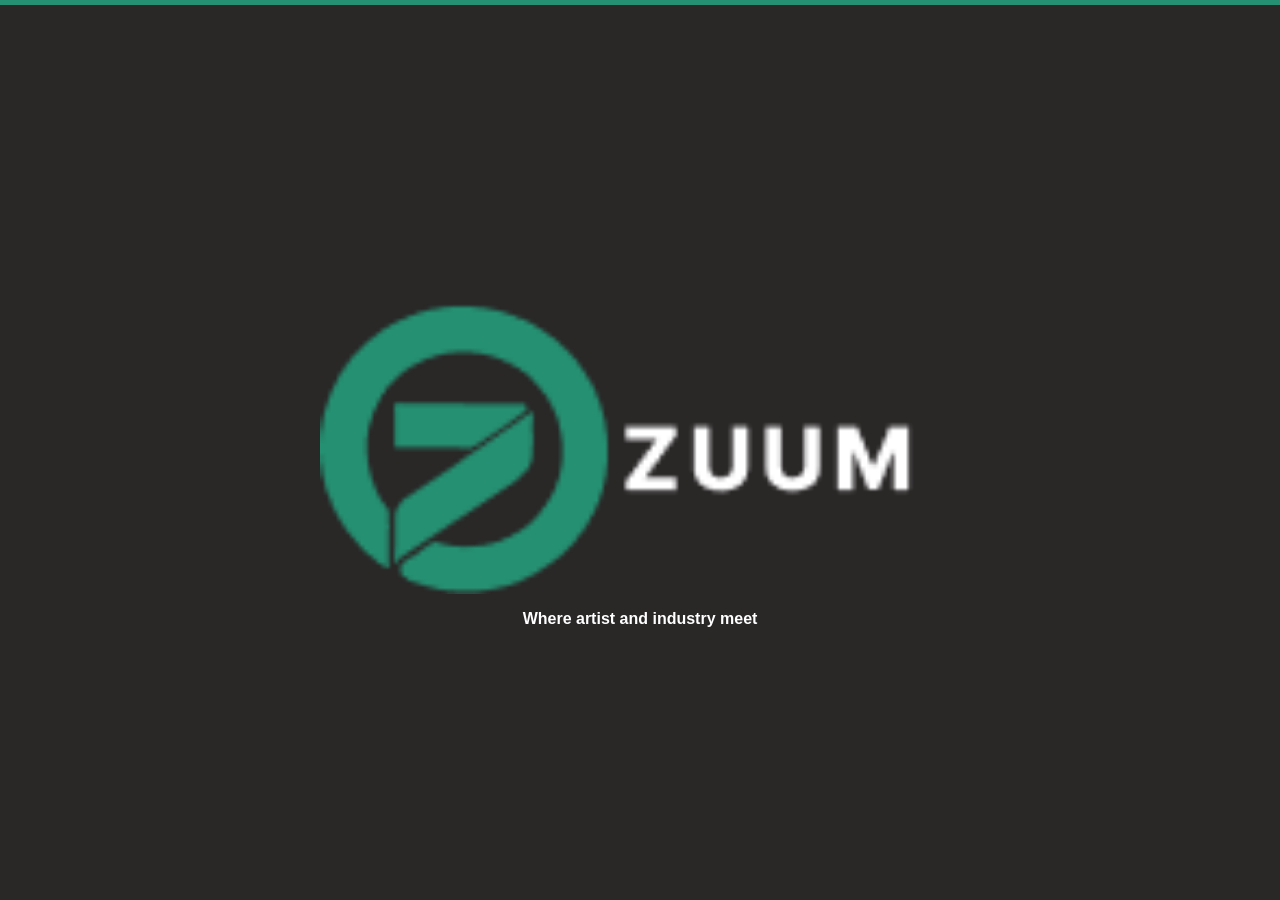
<file: getstarted/index.html>
<!DOCTYPE html>
<html lang="en">
<head>
    <meta charset="UTF-8">
    <meta name="viewport" content="width=device-width, initial-scale=1.0">
    <title>Get Started | ZUUM</title>
    <link rel="stylesheet" href="assets/css/styles.css">
    <link rel="stylesheet" href="assets/css/style.css">
</head>

     <div class="loading-screen" id="loading-screen">
        <div class="loading-animation">
            <div class="progress-bar">
                <div class="progress" id="progress"></div>
            </div>
        </div>
        <img src="assets/img/favicon.png" alt="Loading Image" class="loading-image">
        <b><p style="color: #fff;">Where artist and industry meet</p></b>
    </div>
    <div class="page-content" id="page-content">
        
    <header class="header">
        <div class="logo" >
            <img src="assets/img/favicon.png" alt="Zuum Logo">
            <h1 class="fade-in">Which Category Do You Belong?</h1>
        </div>
    </header>

    <main class="container">
        
        <p class="fade-in" style="color: #fff">Choose your role and begin your journey—artist, producer, or record label owner</p>

        <div class="options">
            <div class="option fade-in"><a href="../zumm index/index.html" style="color: black; text-decoration: none">RECORD LABEL OWNER</div></a>
            <div class="option fade-in"><a href="../zumm index/index.html" style="color: black; text-decoration: none">ARTIST</div></a>
            <div class="option fade-in"><a href="../zumm index/index.html" style="color: black; text-decoration: none">PRODUCER</div></a>
        </div>
    </main>

    <footer>
        <div class="footer-container">
            <div class="footer-logo">
                <img src="assets/img/icon.png" alt="Zuum Logo">
                
            </div>
            <div class="footer-links">
                <div class="footer-column">
                    <h3>Company</h3>
                    <ul>
                        <li><a href="#">Instant Share</a></li>
                        <li><a href="#">Music promotion</a></li>
                    </ul>
                </div>
                <div class="footer-column">
                    <h3>Products</h3>
                    <ul>
                        <li><a href="#">Home</a></li>
                        <li><a href="#">Zuum News</a></li>
                        <li><a href="#">Contact Us</a></li>
                        <li><a href="#">About Us</a></li>
                    </ul>
                </div>
                <div class="footer-column">
                    <h3>Help</h3>
                    <ul>
                        <li><a href="#">FAQ</a></li>
                        <li><a href="#">Support Centre</a></li>
                    </ul>
                </div>
            </div>
        </div>
        <div class="footer-bottom">
            <p>Copyright &copy; <span id="year"></span> Zuum. All rights reserved</p>
            <div class="footer-policy">
                <a href="#">Privacy Policy</a>
                <a href="#">Term of Use</a>
            </div>
        </div>
    </footer>
    </div>
    <script src="assets/js/script.js"></script>
    
</body>
</html>
</file>
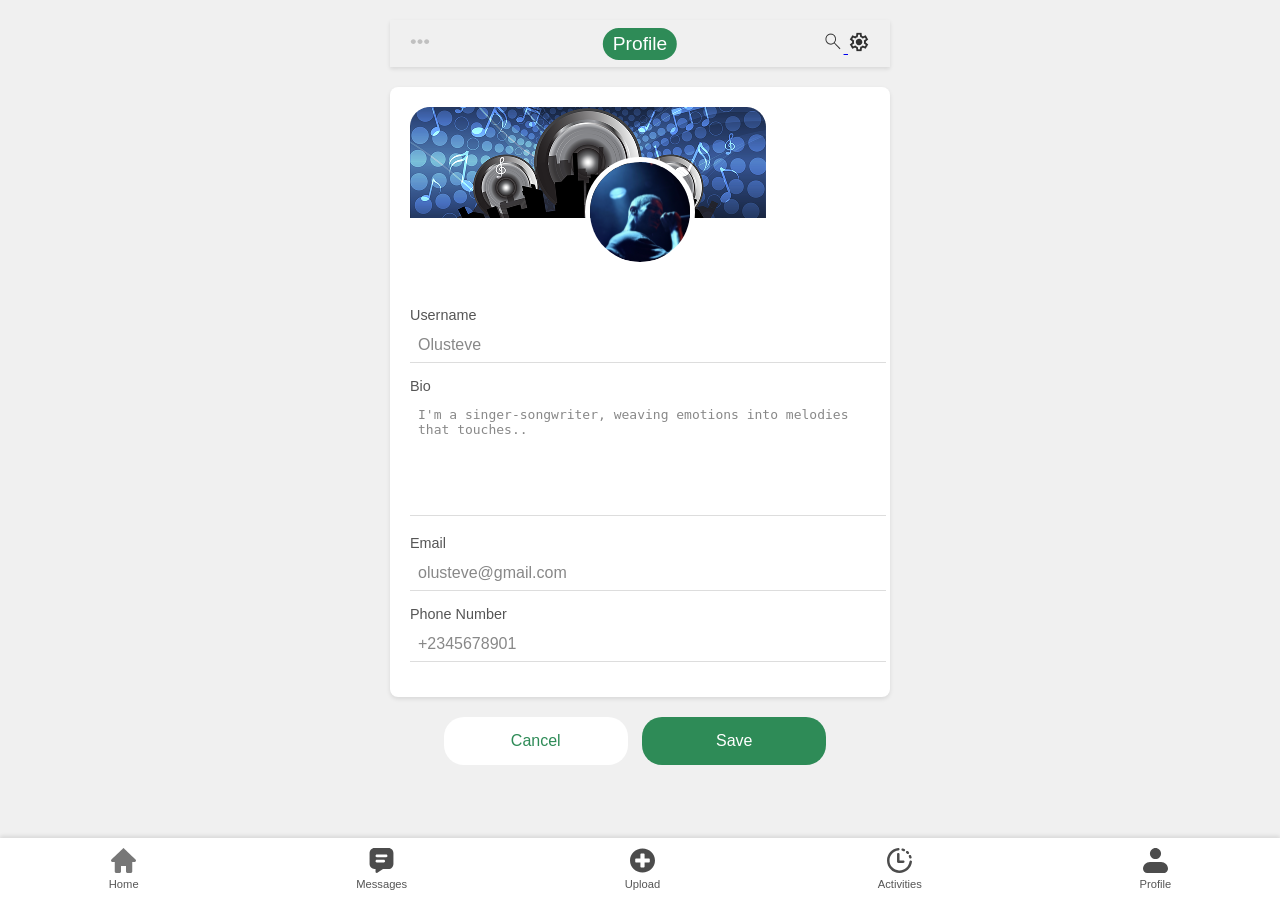
<file: LabelSettings/index.html>
<!DOCTYPE html>
<html lang="en">

<head>
    <meta charset="UTF-8">
    <meta name="viewport" content="width=device-width, initial-scale=1.0">
    <title>Edit Profile</title>
<!DOCTYPE html>
<html lang="en">
<head>
    <meta charset="UTF-8">
    <meta name="viewport" content="width=device-width, initial-scale=1.0">
    <title>Edit Profile</title>
    <link rel="stylesheet" href="./style.css">
    <script>
        // Function to show a specific section and hide others
        function showSection(sectionId) {
            // Hide all sections
            document.querySelectorAll('section').forEach(section => {
                section.classList.remove('active');
            });
            
            // Show the requested section
            document.getElementById(sectionId).classList.add('active');
        }
        
        // Initialize with the profile section visible
        document.addEventListener('DOMContentLoaded', function() {
            showSection('profile-section');

            const settingsIcon = document.getElementById('settings-icon');
            settingsIcon.addEventListener('click', function (event) {
                event.preventDefault();
                showSection('settings-section');
            });
        });
    </script>
</head>
<body>
    <div class="container">
        <!-- Profile Section -->
        <section id="profile-section" class="active">
            <header>
                <div class="header-content">
                    <a href="#">
                        <img src="./icons/icons/dots-icon.svg" alt="Back">
                    </a>
                    <h1>Profile</h1>
                    <div>
                        <a href="../search-zumm/search-zumm.html">
                            <img src="./icons/icons/search-icon.png" alt="Search">
                        </a>
                        <a href="#" id="settings-icon">
                            <img src="./icons/icons/settings-icon.png" alt="Settings">
                        </a>
                    </div>
                </div>
            </header>

            <div class="profile-info">
                <div class="profile-background">
                    <img src="./icons/icons/ORSJOS0 1.png" alt="Profile Background">
                </div>
                <div class="profile-header">
                    <img src="./icons/icons/Mask group1.svg" alt="Profile Picture">
                </div>
                <div class="profile-details">
                    <div class="form-group">
                        <label for="username">Username</label>
                        <input type="text" id="username" value="Olusteve">
                    </div>
                    <div class="form-group">
                        <label for="bio">Bio</label>
                        <textarea id="bio">I'm a singer-songwriter, weaving emotions into melodies that touches..</textarea>
                    </div>
                    <div class="form-group">
                        <label for="email">Email</label>
                        <input type="email" id="email" value="olusteve@gmail.com">
                    </div>
                    <div class="form-group">
                        <label for="phone">Phone Number</label>
                        <input type="tel" id="phone" value="+2345678901">
                    </div>
                </div>
            </div>

            <div class="buttons">
                <button class="cancel">Cancel</button>
                <button class="save">Save</button>
            </div>
        </section>

        <!-- Settings Section -->
        <section id="settings-section">
            <header>
                <div class="header-content">
                    <div class="back-button" onclick="showSection('profile-section')"><strong>←</strong></div>
                    <h1>Settings</h1>
                    <div>
                        <a href="#">
                            <img src="./icons/icons/search-icon.png" alt="Search">
                        </a>
                        <a href="#" id="settings-icon">
                            <img src="./icons/icons/settings-icon.png" alt="Settings">
                        </a>
                    </div>
                </div>
            </header>
            <h2>Settings</h2>
            <ul>
                <li>Change Password</li>
                <li>Language</li>
                <li>Contact Us</li>
                <li>Deactivate Account</li>
                <li>Delete Account</li>
            </ul>
            <button>Log Out</button>
        </section>
    </div>

    <nav class="bottom-nav">
        <a href="../home page/index.html" class="nav-item">
            <img src="./icons/icons/home.svg" alt="Home">
            <span>Home</span>
        </a>
        <a href="#" class="nav-item">
            <img src="./icons/icons/message.svg" alt="Messages">
            <span>Messages</span>
        </a>
        <a href="#" class="nav-item">
            <img src="./icons/icons/upload.svg" alt="Upload">
            <span>Upload</span>
        </a>
        <a href="../getstarted/activity.html" class="nav-item">
            <img src="./icons/icons/activities.svg" alt="Activities">
            <span>Activities</span>
        </a>
        <a href="../profile/index.html" class="nav-item active">
            <img src="./icons/icons/profile.svg" alt="Profile">
            <span>Profile</span>
        </a>
    </nav>
</body>
</html>
</file>
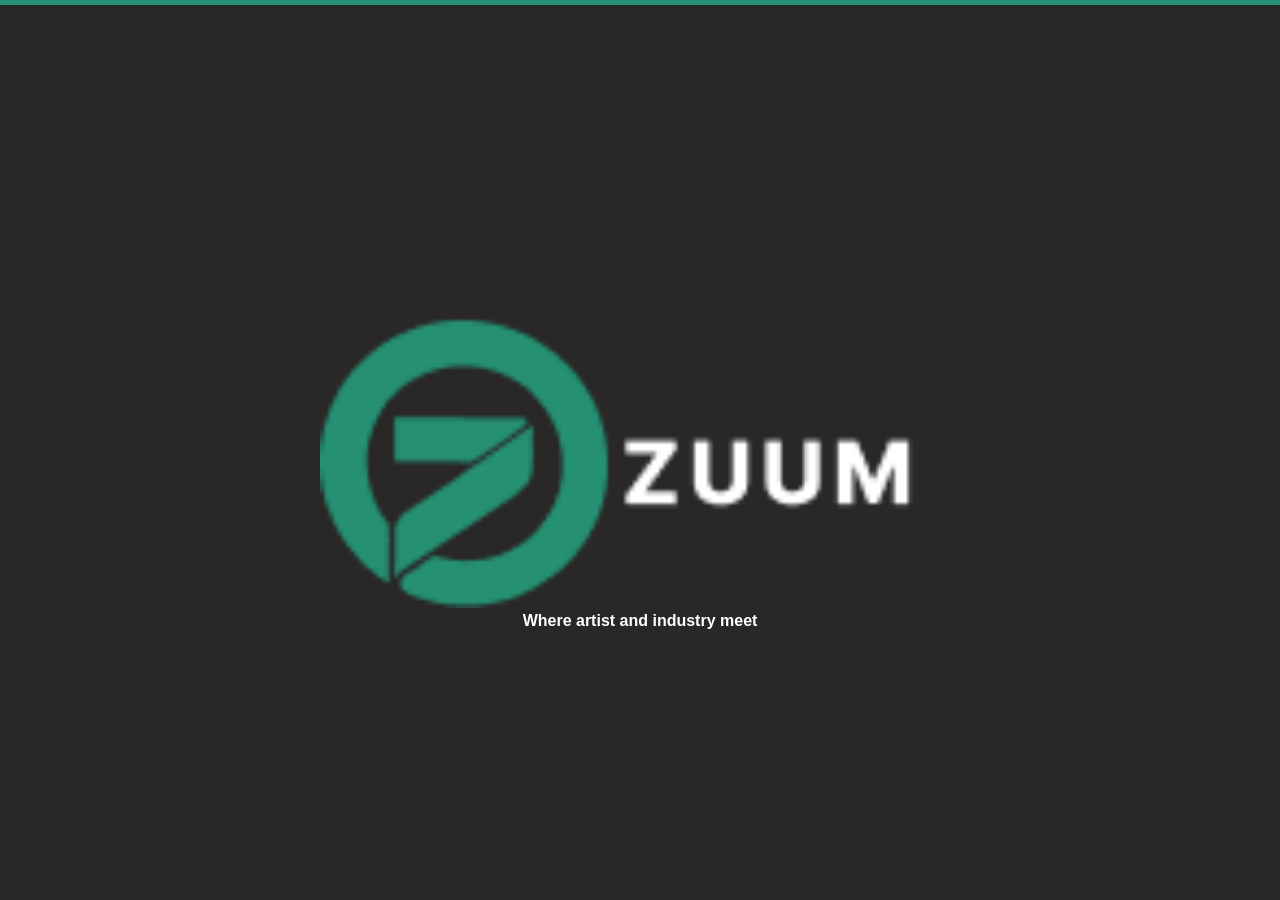
<file: page1/index.html>
<!DOCTYPE html>
<html lang="en">

<head>
    <meta charset="UTF-8">
    <meta name="viewport" content="width=device-width, initial-scale=1.0">
    <title>ZUUM - Let Your Music Shine</title>
    <link rel="stylesheet" href="../getstarted/assets/css/style.css">
    <style>
        /* General Styles */
        
        body {
            font-family: 'Arial', sans-serif;
            margin: 0;
            padding: 0;
            color: #333;
            line-height: 1.6;
        }
        
        html,
        body {
            overflow-x: hidden;
            max-width: 100%;
        }
        /* Hero Section */
        
        .hero {
            position: relative;
            height: 70vh;
            background-image: url(image/bg-image.jpg);
            /* Add your background image here */
            background-size: cover;
            background-position: center;
            display: flex;
            flex-direction: column;
            justify-content: center;
            align-items: center;
            text-align: center;
            color: #fff;
        }
        
        .hero::before {
            content: '';
            position: absolute;
            top: 0;
            left: 0;
            right: 0;
            bottom: 0;
            background: rgba(0, 0, 0, 0.5);
            /* 50% opacity overlay */
            z-index: 1;
        }
        
        .hero-content {
            position: relative;
            z-index: 2;
        }
        
        .hero h1 {
            font-size: 4rem;
            margin: 0;
            font-weight: bold;
        }
        
        .group-4 {
            width: 150px;
            height: 70px;
            top: 42px;
            left: 125px;
        }
        
        .hero p {
            font-size: 1.5rem;
            margin: 10px 0;
        }
        
        .cta-button {
            background: #fff;
            color: #0073e6;
            border: none;
            padding: 12px 24px;
            font-size: 1.1rem;
            cursor: pointer;
            border-radius: 5px;
            transition: background 0.3s ease, color 0.3s ease;
        }
        
        .cta-button:hover {
            background: #0073e6;
            color: #fff;
        }
        
        .music-potential {
            text-align: center;
            padding: 50px 20px;
            background: #fff;
        }
        
        .music-potential h2 {
            font-size: 2rem;
            color: #333;
        }
        
        .music-potential p {
            max-width: 600px;
            margin: 10px auto;
            font-size: 1.2rem;
            color: #555;
        }
        
        .image-gallery {
            background-image: url('image/Group-13.svg');
            background-size: contain;
            /* Ensures the image scales properly */
            background-repeat: no-repeat;
            /* Prevents repetition */
            background-position: center center;
            /* Centers the image */
            display: flex;
            /* Enables centering */
            align-items: center;
            /* Vertically centers content */
            justify-content: center;
            /* Horizontally centers content */
            width: 100%;
            max-width: 471px;
            height: 175px;
            /* Fixed height to make the image visible */
            min-height: 150px;
            /* Ensures it doesn't collapse */
            margin: 20px auto;
            /* Centers the div itself */
            background-color: rgba(0, 0, 0, 0.05);
            /* Light background to confirm visibility */
        }
        /* Responsive Adjustments */
        
        @media (max-width: 768px) {
            .image-gallery {
                width: 100%;
                height: 175px;
                /* Ensure it retains height */
                background-size: contain;
            }
        }
        
        @media (max-width: 480px) {
            .image-gallery {
                width: 100%;
                height: 150px;
            }
        }
        
        .core-features {
            background: #111;
            color: #fff;
            text-align: center;
            padding: 50px 20px;
        }
        
        .core-features h2 {
            font-size: 1.8rem;
            font-weight: bold;
            margin-bottom: 30px;
        }
        
        .feature {
            display: flex;
            flex-direction: column;
            align-items: center;
            margin-bottom: 20px;
        }
        
        .feature img {
            width: 40px;
            margin-bottom: 10px;
        }
        
        .feature h3 {
            font-size: 1.2rem;
            font-weight: bold;
        }
        
        .feature p {
            font-size: 1rem;
            color: #bbb;
        }
        
        .cta-button {
            background: #007bff;
            color: white;
            padding: 12px 24px;
            border: none;
            border-radius: 5px;
            font-size: 1rem;
            margin-top: 20px;
            cursor: pointer;
        }
        
        .feature-illustration {
            margin-top: 30px;
        }
        
        .feature-illustration img {
            width: 100%;
            max-width: 300px;
        }
        
        .reviews-section {
            text-align: center;
            padding: 40px 20px;
            background: #fff;
        }
        
        .reviews-section h2 {
            font-size: 24px;
            font-weight: bold;
            color: #333;
        }
        
        .review-card {
            max-width: 400px;
            margin: auto;
            text-align: center;
        }
        
        .reviewer-img {
            width: 80px;
            height: 80px;
            border-radius: 50%;
            margin-bottom: 10px;
        }
        
        .stars {
            font-size: 20px;
            color: gold;
            margin-bottom: 10px;
        }
        
        .review-text {
            font-size: 16px;
            color: #555;
            margin-bottom: 10px;
        }
        
        .reviewer-name {
            font-size: 18px;
            font-weight: bold;
            color: #222;
        }
        
        .dots {
            font-size: 24px;
            color: #bbb;
            margin-top: 10px;
        }
        
        .footer {
            background: #f7f7f7;
            padding: 40px 20px;
            text-align: center;
        }
        
        .footer-container {
            display: flex;
            justify-content: space-between;
            align-items: start;
            flex-wrap: wrap;
            max-width: 900px;
            margin: auto;
            padding-bottom: 20px;
        }
        
        .footer-logo img {
            width: 100px;
        }
        
        .footer-links {
            display: flex;
            gap: 40px;
        }
        
        .column h3 {
            font-size: 16px;
            font-weight: bold;
            margin-bottom: 10px;
        }
        
        .column a {
            display: block;
            color: #555;
            text-decoration: none;
            font-size: 14px;
            margin-bottom: 5px;
        }
        
        .footer-bottom {
            border-top: 1px solid #ddd;
            padding-top: 20px;
            font-size: 14px;
            color: #555;
        }
        
        .footer-bottom-links {
            margin-top: 10px;
        }
        
        .footer-bottom-links a {
            color: #555;
            margin-left: 10px;
            text-decoration: none;
        }
        /* Default styles are already mobile-first */
        /* Tablets and small screens */
        
        @media (max-width: 1024px) {
            .hero h1 {
                font-size: 3rem;
            }
            .hero p {
                font-size: 1.2rem;
            }
            .cta-button {
                font-size: 1rem;
                padding: 10px 20px;
            }
            .feature-illustration img {
                max-width: 250px;
            }
            .footer-container {
                flex-direction: column;
                align-items: center;
            }
        }
        /* Phones (landscape) */
        
        @media (max-width: 768px) {
            .hero {
                height: 60vh;
            }
            .hero h1 {
                font-size: 2.5rem;
            }
            .hero p {
                font-size: 1rem;
            }
            .image-gallery {
                width: 60%;
                height: auto;
            }
            .feature {
                flex-direction: column;
                text-align: center;
            }
            .feature img {
                width: 30px;
            }
        }
        /* Phones (portrait) */
        
        @media (max-width: 480px) {
            .hero {
                height: 50vh;
                padding: 20px;
            }
            .hero h1 {
                font-size: 2rem;
            }
            .hero p {
                font-size: 0.9rem;
            }
            .cta-button {
                padding: 8px 16px;
                font-size: 0.9rem;
            }
            .core-features h2 {
                font-size: 1.5rem;
            }
            .feature h3 {
                font-size: 1rem;
            }
            .footer-container {
                flex-direction: column;
                text-align: center;
            }
            .footer-links {
                flex-direction: column;
                gap: 20px;
            }
        }
        /* Reset */
        
        * {
            margin: 0;
            padding: 0;
            box-sizing: border-box;
        }
        /* Ensure body does not exceed the screen width */
        
        html,
        body {
            overflow-x: hidden;
            max-width: 100%;
        }
        /* Container to prevent content from causing horizontal overflow */
        
        .container {
            width: 100%;
            max-width: 1200px;
            margin: 0 auto;
            padding: 0 16px;
        }
        /* Default styles (Mobile-first) */
        /* Tablet Screens */
        
        @media (max-width: 1024px) {
            .hero h1 {
                font-size: 2.8rem;
            }
            .hero p {
                font-size: 1.2rem;
            }
            .feature-illustration img {
                max-width: 220px;
            }
            .footer-container {
                flex-direction: column;
                text-align: center;
            }
        }
        /* Mobile Screens */
        
        @media (max-width: 768px) {
            .hero {
                height: auto;
                text-align: center;
                padding: 40px 20px;
            }
            .hero h1 {
                font-size: 2.2rem;
            }
            .hero p {
                font-size: 1rem;
            }
            .cta-button {
                font-size: 1rem;
                padding: 8px 16px;
            }
            .feature {
                flex-direction: column;
                text-align: center;
            }
            .footer-links {
                flex-direction: column;
                gap: 15px;
            }
        }
        /* Small Mobile Screens */
        
        @media (max-width: 480px) {
            .hero {
                height: auto;
                padding: 20px;
            }
            .hero h1 {
                font-size: 1.8rem;
            }
            .hero p {
                font-size: 0.9rem;
            }
            .cta-button {
                font-size: 0.9rem;
                padding: 6px 12px;
            }
        }
        /* Prevent horizontal scrolling */
        
        html,
        body {
            overflow-x: hidden;
            max-width: 100%;
        }
        /* Ensure container stays centered */
        
        .container {
            width: 100%;
            max-width: 1200px;
            margin: 0 auto;
            padding: 0 16px;
        }
        /* Responsive Adjustments for Small Screens */
        
        @media (max-width: 768px) {
            /* Hero Section */
            .hero {
                text-align: center;
                padding: 50px 20px;
            }
            .hero h1 {
                font-size: 1.8rem;
                font-weight: bold;
            }
            .hero p {
                font-size: 1rem;
                line-height: 1.5;
            }
            .cta-button {
                font-size: 1rem;
                padding: 10px 18px;
                margin-top: 15px;
            }
            /* Features Section */
            .features {
                display: flex;
                flex-direction: column;
                align-items: center;
                text-align: center;
                gap: 25px;
                padding: 40px 20px;
            }
            .feature-icon {
                width: 40px;
                height: 40px;
            }
            .feature-title {
                font-size: 1.2rem;
                font-weight: bold;
            }
            .feature-text {
                font-size: 1rem;
                max-width: 300px;
            }
            /* Testimonial Section */
            .testimonial {
                text-align: center;
                padding: 40px 20px;
            }
            .testimonial img {
                width: 80px;
                height: 80px;
                border-radius: 50%;
            }
            .testimonial-stars {
                font-size: 1.5rem;
                color: gold;
            }
            .testimonial-text {
                font-size: 1rem;
                max-width: 320px;
                margin: 10px auto;
            }
            .testimonial-name {
                font-size: 1.1rem;
                font-weight: bold;
            }
            /* Footer */
            .footer {
                display: flex;
                flex-direction: column;
                text-align: center;
                padding: 30px 20px;
            }
            .footer-logo {
                width: 100px;
                margin: 0 auto 15px;
            }
            .footer-links {
                display: flex;
                flex-direction: column;
                gap: 15px;
            }
            .footer-links a {
                font-size: 1rem;
            }
        }
    </style>
</head>

<body>
    
    <div class="loading-screen" id="loading-screen">
        <div class="loading-animation">
            <div class="progress-bar">
                <div class="progress" id="progress"></div>
            </div>
        </div>
        <img src="../getstarted/assets/img/favicon.png" alt="Loading Image" class="loading-image">
        <b><p style="color: #fff;">Where artist and industry meet</p></b>
    </div>
    <div class="page-content" id="page-content">
        
        
    <!-- Hero Section -->
    <section class="hero">
        <div class="hero-content">
            <img class="group-4" src="image/Group 4.png" alt="ZUUM">
            <p><strong>Time to let your music shine and go global</strong> </p><br>
            <p>
                <h4>Enjoy the freedom of unlimited music uploads. Zuum helps your music get recognition it deserves and promotes it to a global audience.</h4>
            </p>
            <button class="cta-button" id="getStartedBtn"><a href="../getstarted/index.html" style="color: white; text-decoration: none">Get Started</button></a>
        </div>
    </section>
    <section class="music-potential">
        <h2>Unleash Your Music’s True Potential</h2>
        <p>Upload and share your music or beats with the world, promote artists and tracks effortlessly, showcase music videos, and connect with creators globally. Built for artists, record labels, and producers, our platform is designed to help you thrive
            and get your music recognized everywhere.</p>

        <center>
            <div class="image-gallery">

            </div>
        </center>
    </section>

    <section class="core-features">
        <h2>Core Features of Zuum</h2>

        <div class="feature">
            <img src="icons/Vector.png" alt="Upload Icon">
            <h3>Unlimited Music Uploads</h3>
            <p>Share as many tracks as you want with no limits.</p>
        </div>

        <div class="feature">
            <img src="icons/Vector (1).png" alt="Video Icon">
            <h3>Support for Music Videos</h3>
            <p>Upload and showcase your music videos effortlessly.</p>
        </div>

        <div class="feature">
            <img src="icons/Vector (2).png" alt="Spotlight Icon">
            <h3>Artist Spotlight</h3>
            <p>Feature and promote top artists on our platform.</p>
        </div>

        <div class="feature">
            <img src="icons/f7_music-mic.png" alt="Label Icon">
            <h3>Record Label Integration</h3>
            <p>Connect with record labels to elevate your career.</p>
        </div>

        <button class="cta-button"><a href="../getstarted/index.html" style="color: white; text-decoration: none">Get started</button></a>

        <div class="feature-illustration">
            <img src="icons/music-schol.png" alt="Music Illustration">
        </div>
    </section>
    <section class="reviews-section">
        <h2>Reviews from the community</h2>
        <div class="review-card">
            <img src="image/Group 7.png" alt="Reviewer Image" class="reviewer-img">
            <div class="stars">
                ★★★★★
            </div>
            <p class="review-text">Zuma is the perfect platform for artists to share their music to the world.</p>
            <p class="reviewer-name"><strong>- Micheal Jay</strong></p>
            <!-- <div class="dots">
                • • ● • •
            </div> -->
        </div>
    </section>

    <footer class="footer">
        <div class="footer-container">
            <div class="footer-logo">
                <img src="image/Group 5.png" alt="Zuum Logo">
            </div>
            <div class="footer-links">
                <div class="column">
                    <h3>Company</h3>
                    <a href="#">Instant Share</a>
                    <a href="#">Music Promotion</a>
                </div>
                <div class="column">
                    <h3>Products</h3>
                    <a href="#">Home</a>
                    <a href="#">Zuum News</a>
                    <a href="#">Contact Us</a>
                    <a href="#">About Us</a>
                </div>
                <div class="column">
                    <h3>Help</h3>
                    <a href="#">FAQ</a>
                    <a href="#">Support Centre</a>
                </div>
            </div>
        </div>
        <div class="footer-bottom">
            <p>Copyright © 2025 Zuma. All rights reserved</p>
            <div class="footer-bottom-links">
                <a href="#">Privacy Policy</a>
                <a href="#">Term of Use</a>
            </div>
        </div>
    </footer>
    </div>


    <script>
        // JavaScript for Interactivity
        const getStartedBtn = document.getElementById('getStartedBtn');

        getStartedBtn.addEventListener('click', () => {
            alert("Welcome to ZUUM! Let's get started.");
        });
    </script>
    <script src="../getstarted/assets/js/script.js"></script>
</body>

</html>
</file>
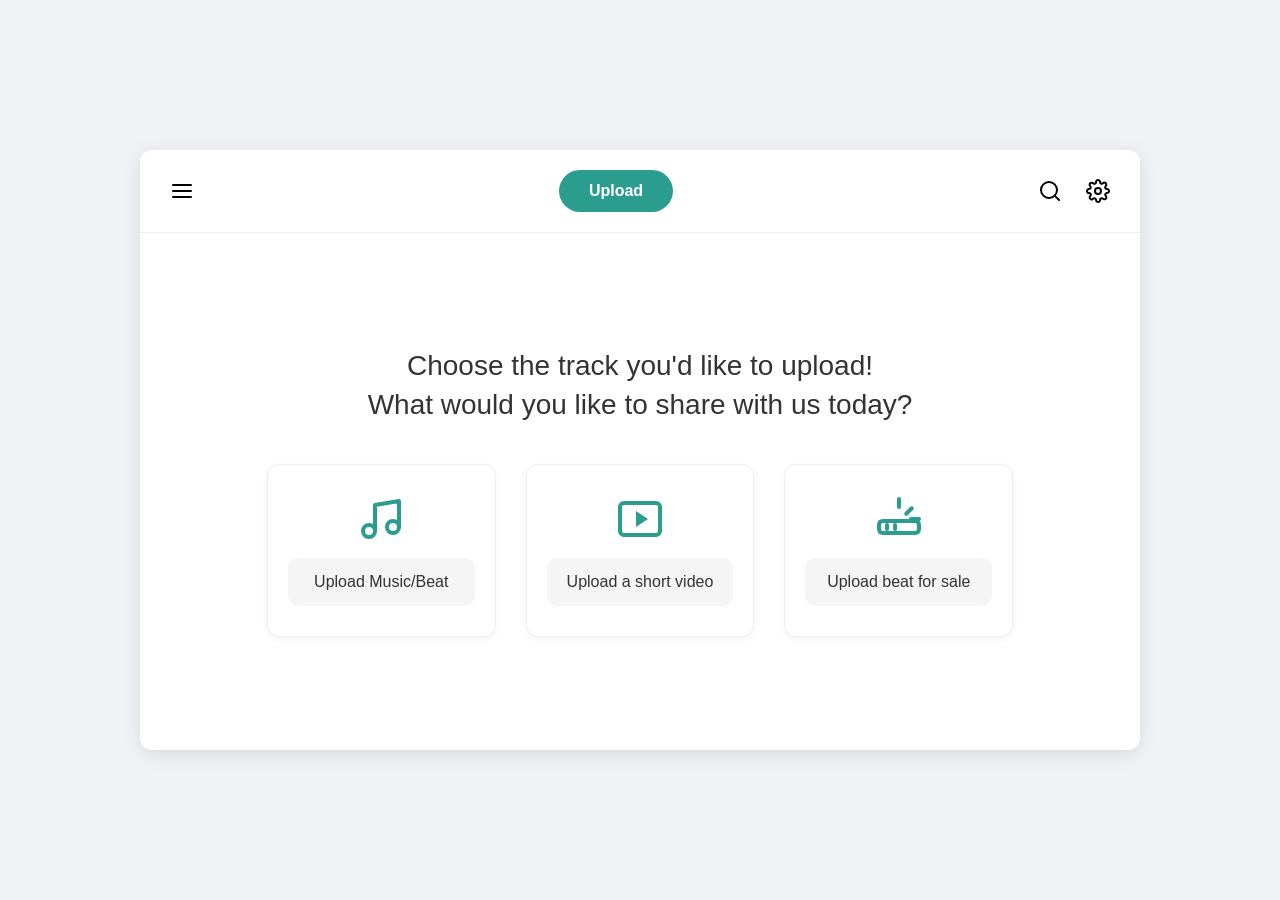
<file: message-upload/projectindexsketch.htm>
<!DOCTYPE html>
<html lang="en">
<head>
    <meta charset="UTF-8">
    <meta name="viewport" content="width=device-width, initial-scale=1.0">
    <title>File Upload UI</title>
    <style>
        * {
            margin: 0;
            padding: 0;
            box-sizing: border-box;
            font-family: -apple-system, BlinkMacSystemFont, 'Segoe UI', Roboto, Oxygen, Ubuntu, Cantarell, 'Open Sans', 'Helvetica Neue', sans-serif;
        }
        
        body {
            min-height: 100vh;
            display: flex;
            justify-content: center;
            align-items: center;
            background-color: #f0f2f5;
        }
        
        .container {
            background-color: #fff;
            width: 100%;
            max-width: 1000px;
            overflow: hidden;
            border-radius: 12px;
            box-shadow: 0 4px 20px rgba(0, 0, 0, 0.1);
        }
        
        .containerwrapper {
            display: flex;
            flex-direction: column;
            min-height: 600px;
        }
        
        .header {
            display: flex;
            justify-content: space-between;
            align-items: center;
            padding: 20px 30px;
            border-bottom: 1px solid #eee;
        }
        
        .menu-icon {
            width: 24px;
            cursor: pointer;
            transition: all 0.2s ease;
        }
        
        .menu-icon:hover {
            transform: scale(1.1);
        }
        
        .search-settings {
            display: flex;
            gap: 24px;
        }
        
        .icon {
            width: 24px;
            cursor: pointer;
            transition: all 0.2s ease;
        }
        
        .icon:hover {
            transform: scale(1.1);
        }
        
        .upload-btn {
            background-color: #2a9d8f;
            color: white;
            padding: 12px 30px;
            border-radius: 30px;
            border: none;
            font-size: 16px;
            font-weight: 600;
            cursor: pointer;
            transition: all 0.2s ease;
        }
        
        .upload-btn:hover {
            background-color: #228b7e;
            transform: translateY(-2px);
            box-shadow: 0 4px 8px rgba(42, 157, 143, 0.3);
        }
        
        .content {
            flex: 1;
            padding: 50px;
            text-align: center;
            display: flex;
            flex-direction: column;
            justify-content: center;
        }
        
        .title {
            font-size: 28px;
            margin-bottom: 40px;
            color: #333;
            line-height: 1.4;
            font-weight: 500;
        }
        
        .upload-options {
            display: grid;
            grid-template-columns: repeat(3, 1fr);
            gap: 30px;
            max-width: 900px;
            margin: 0 auto;
        }
        
        .upload-option {
            background-color: white;
            border: 1px solid #eee;
            border-radius: 12px;
            padding: 30px 20px;
            text-align: center;
            cursor: pointer;
            font-size: 16px;
            color: #555;
            transition: all 0.3s ease;
            box-shadow: 0 2px 6px rgba(0, 0, 0, 0.05);
            display: flex;
            flex-direction: column;
            align-items: center;
            justify-content: center;
        }
        
        .upload-option:hover {
            transform: translateY(-5px);
            box-shadow: 0 8px 15px rgba(0, 0, 0, 0.1);
            border-color: #2a9d8f;
        }
        
        .upload-option button {
            background-color: #f5f5f5;
            border: none;
            border-radius: 10px;
            width: 100%;
            padding: 15px 20px;
            font-size: 16px;
            font-weight: 500;
            color: #333;
            cursor: pointer;
            transition: all 0.2s ease;
        }
        
        .upload-option button:hover {
            background-color: #e8e8e8;
        }
        
        .upload-option a {
            text-decoration: none;
            width: 100%;
        }
        
        /* Icon for each upload option */
        .option-icon {
            margin-bottom: 15px;
            width: 48px;
            height: 48px;
        }
        
        /* Responsive styles */
        @media (max-width: 1024px) {
            .container {
                max-width: 800px;
            }
            
            .title {
                font-size: 24px;
            }
        }
        
        @media (max-width: 768px) {
            .container {
                max-width: 90%;
                margin: 20px;
            }
            
            .containerwrapper {
                min-height: auto;
            }
            
            .title {
                font-size: 22px;
                margin-bottom: 30px;
            }
            
            .content {
                padding: 30px 20px;
            }
            
            .upload-options {
                grid-template-columns: 1fr;
                gap: 20px;
            }
            
            .header {
                padding: 15px 20px;
            }
            
            .upload-btn {
                padding: 10px 20px;
                font-size: 14px;
            }
        }
        
        @media (max-width: 480px) {
            .container {
                max-width: 100%;
                margin: 0;
                border-radius: 0;
            }
            
            .title {
                font-size: 18px;
            }
            
            .upload-option {
                padding: 20px 15px;
            }
            
            .search-settings {
                gap: 16px;
            }
        }
    </style>
</head>
<body>
    <div class="container">
        <div class="containerwrapper">
            <div class="header">
                <svg class="menu-icon" viewBox="0 0 24 24" fill="none" xmlns="http://www.w3.org/2000/svg">
                    <path d="M3 12H21" stroke="#000" stroke-width="2" stroke-linecap="round"/>
                    <path d="M3 6H21" stroke="#000" stroke-width="2" stroke-linecap="round"/>
                    <path d="M3 18H21" stroke="#000" stroke-width="2" stroke-linecap="round"/>
                </svg>
                
                <button class="upload-btn">Upload</button>
                
                <div class="search-settings">
                    <svg class="icon" viewBox="0 0 24 24" fill="none" xmlns="http://www.w3.org/2000/svg">
                        <path d="M11 19C15.4183 19 19 15.4183 19 11C19 6.58172 15.4183 3 11 3C6.58172 3 3 6.58172 3 11C3 15.4183 6.58172 19 11 19Z" stroke="#000" stroke-width="2" stroke-linecap="round" stroke-linejoin="round"/>
                        <path d="M21 21L16.65 16.65" stroke="#000" stroke-width="2" stroke-linecap="round" stroke-linejoin="round"/>
                    </svg>
                    
                    <svg class="icon" viewBox="0 0 24 24" fill="none" xmlns="http://www.w3.org/2000/svg">
                        <path d="M12 15C13.6569 15 15 13.6569 15 12C15 10.3431 13.6569 9 12 9C10.3431 9 9 10.3431 9 12C9 13.6569 10.3431 15 12 15Z" stroke="#000" stroke-width="2" stroke-linecap="round" stroke-linejoin="round"/>
                        <path d="M19.4 15C19.2669 15.3016 19.2272 15.6362 19.286 15.9606C19.3448 16.285 19.4995 16.5843 19.73 16.82L19.79 16.88C19.976 17.0657 20.1235 17.2863 20.2241 17.5291C20.3248 17.7719 20.3766 18.0322 20.3766 18.295C20.3766 18.5578 20.3248 18.8181 20.2241 19.0609C20.1235 19.3037 19.976 19.5243 19.79 19.71C19.6043 19.896 19.3837 20.0435 19.1409 20.1441C18.8981 20.2448 18.6378 20.2966 18.375 20.2966C18.1122 20.2966 17.8519 20.2448 17.6091 20.1441C17.3663 20.0435 17.1457 19.896 16.96 19.71L16.9 19.65C16.6643 19.4195 16.365 19.2648 16.0406 19.206C15.7162 19.1472 15.3816 19.1869 15.08 19.32C14.7842 19.4468 14.532 19.6572 14.3543 19.9255C14.1766 20.1938 14.0813 20.5082 14.08 20.83V21C14.08 21.5304 13.8693 22.0391 13.4942 22.4142C13.1191 22.7893 12.6104 23 12.08 23C11.5496 23 11.0409 22.7893 10.6658 22.4142C10.2907 22.0391 10.08 21.5304 10.08 21V20.91C10.0723 20.579 9.96512 20.258 9.77251 19.9887C9.5799 19.7194 9.31074 19.5143 9 19.4C8.69838 19.2669 8.36381 19.2272 8.03941 19.286C7.71502 19.3448 7.41568 19.4995 7.18 19.73L7.12 19.79C6.93425 19.976 6.71368 20.1235 6.47088 20.2241C6.22808 20.3248 5.96783 20.3766 5.705 20.3766C5.44217 20.3766 5.18192 20.3248 4.93912 20.2241C4.69632 20.1235 4.47575 19.976 4.29 19.79C4.10405 19.6043 3.95653 19.3837 3.85588 19.1409C3.75523 18.8981 3.70343 18.6378 3.70343 18.375C3.70343 18.1122 3.75523 17.8519 3.85588 17.6091C3.95653 17.3663 4.10405 17.1457 4.29 16.96L4.35 16.9C4.58054 16.6643 4.73519 16.365 4.794 16.0406C4.85282 15.7162 4.81312 15.3816 4.68 15.08C4.55324 14.7842 4.34276 14.532 4.07447 14.3543C3.80618 14.1766 3.49179 14.0813 3.17 14.08H3C2.46957 14.08 1.96086 13.8693 1.58579 13.4942C1.21071 13.1191 1 12.6104 1 12.08C1 11.5496 1.21071 11.0409 1.58579 10.6658C1.96086 10.2907 2.46957 10.08 3 10.08H3.09C3.42099 10.0723 3.742 9.96512 4.0113 9.77251C4.28059 9.5799 4.48572 9.31074 4.6 9C4.73312 8.69838 4.77282 8.36381 4.714 8.03941C4.65519 7.71502 4.50054 7.41568 4.27 7.18L4.21 7.12C4.02405 6.93425 3.87653 6.71368 3.77588 6.47088C3.67523 6.22808 3.62343 5.96783 3.62343 5.705C3.62343 5.44217 3.67523 5.18192 3.77588 4.93912C3.87653 4.69632 4.02405 4.47575 4.21 4.29C4.39575 4.10405 4.61632 3.95653 4.85912 3.85588C5.10192 3.75523 5.36217 3.70343 5.625 3.70343C5.88783 3.70343 6.14808 3.75523 6.39088 3.85588C6.63368 3.95653 6.85425 4.10405 7.04 4.29L7.1 4.35C7.33568 4.58054 7.63502 4.73519 7.95941 4.794C8.28381 4.85282 8.61838 4.81312 8.92 4.68H9C9.29577 4.55324 9.54802 4.34276 9.72569 4.07447C9.90337 3.80618 9.99872 3.49179 10 3.17V3C10 2.46957 10.2107 1.96086 10.5858 1.58579C10.9609 1.21071 11.4696 1 12 1C12.5304 1 13.0391 1.21071 13.4142 1.58579C13.7893 1.96086 14 2.46957 14 3V3.09C14.0013 3.41179 14.0966 3.72618 14.2743 3.99447C14.452 4.26276 14.7042 4.47324 15 4.6C15.3016 4.73312 15.6362 4.77282 15.9606 4.714C16.285 4.65519 16.5843 4.50054 16.82 4.27L16.88 4.21C17.0657 4.02405 17.2863 3.87653 17.5291 3.77588C17.7719 3.67523 18.0322 3.62343 18.295 3.62343C18.5578 3.62343 18.8181 3.67523 19.0609 3.77588C19.3037 3.87653 19.5243 4.02405 19.71 4.21C19.896 4.39575 20.0435 4.61632 20.1441 4.85912C20.2448 5.10192 20.2966 5.36217 20.2966 5.625C20.2966 5.88783 20.2448 6.14808 20.1441 6.39088C20.0435 6.63368 19.896 6.85425 19.71 7.04L19.65 7.1C19.4195 7.33568 19.2648 7.63502 19.206 7.95941C19.1472 8.28381 19.1869 8.61838 19.32 8.92V9C19.4468 9.29577 19.6572 9.54802 19.9255 9.72569C20.1938 9.90337 20.5082 9.99872 20.83 10H21C21.5304 10 22.0391 10.2107 22.4142 10.5858C22.7893 10.9609 23 11.4696 23 12C23 12.5304 22.7893 13.0391 22.4142 13.4142C22.0391 13.7893 21.5304 14 21 14H20.91C20.5882 14.0013 20.2738 14.0966 20.0055 14.2743C19.7372 14.452 19.5268 14.7042 19.4 15Z" stroke="#000" stroke-width="2" stroke-linecap="round" stroke-linejoin="round"/>
                    </svg>
                </div>
            </div>
            
            <div class="content">
                <div class="title">
                    Choose the track you'd like to upload!<br>
                    What would you like to share with us today?
                </div>
                
                <div class="upload-options">
                    <div class="upload-option">
                        <svg class="option-icon" viewBox="0 0 24 24" fill="none" xmlns="http://www.w3.org/2000/svg">
                            <path d="M9 18V5L21 3V16" stroke="#2a9d8f" stroke-width="2" stroke-linecap="round" stroke-linejoin="round"/>
                            <circle cx="6" cy="18" r="3" stroke="#2a9d8f" stroke-width="2"/>
                            <circle cx="18" cy="16" r="3" stroke="#2a9d8f" stroke-width="2"/>
                        </svg>
                        <a href="./uploadbeat.html"><button>Upload Music/Beat</button></a>
                    </div>
                    
                    <div class="upload-option">
                        <svg class="option-icon" viewBox="0 0 24 24" fill="none" xmlns="http://www.w3.org/2000/svg">
                            <rect x="2" y="4" width="20" height="16" rx="2" stroke="#2a9d8f" stroke-width="2"/>
                            <path d="M10 16L16 12L10 8V16Z" fill="#2a9d8f"/>
                        </svg>
                        <a href="uploadvideo.html"><button>Upload a short video</button></a>
                    </div>
                    
                    <div class="upload-option">
                        <svg class="option-icon" viewBox="0 0 24 24" fill="none" xmlns="http://www.w3.org/2000/svg">
                            <path d="M12 2V6" stroke="#2a9d8f" stroke-width="2" stroke-linecap="round"/>
                            <path d="M18.36 6.64L15.64 9.36" stroke="#2a9d8f" stroke-width="2" stroke-linecap="round"/>
                            <path d="M22 12H18" stroke="#2a9d8f" stroke-width="2" stroke-linecap="round"/>
                            <path d="M19.9 19H4.1C2.6 19 2 18.4 2 16.9V15.1C2 13.6 2.6 13 4.1 13H19.9C21.4 13 22 13.6 22 15.1V16.9C22 18.4 21.4 19 19.9 19Z" stroke="#2a9d8f" stroke-width="2"/>
                            <path d="M6 17V15" stroke="#2a9d8f" stroke-width="2" stroke-linecap="round"/>
                            <path d="M10 17V15" stroke="#2a9d8f" stroke-width="2" stroke-linecap="round"/>
                        </svg>
                        <a href="upload4sale.html"><button>Upload beat for sale</button></a>
                    </div>
                </div>
            </div>
        </div>
    </div>
</body>
</html>
</file>
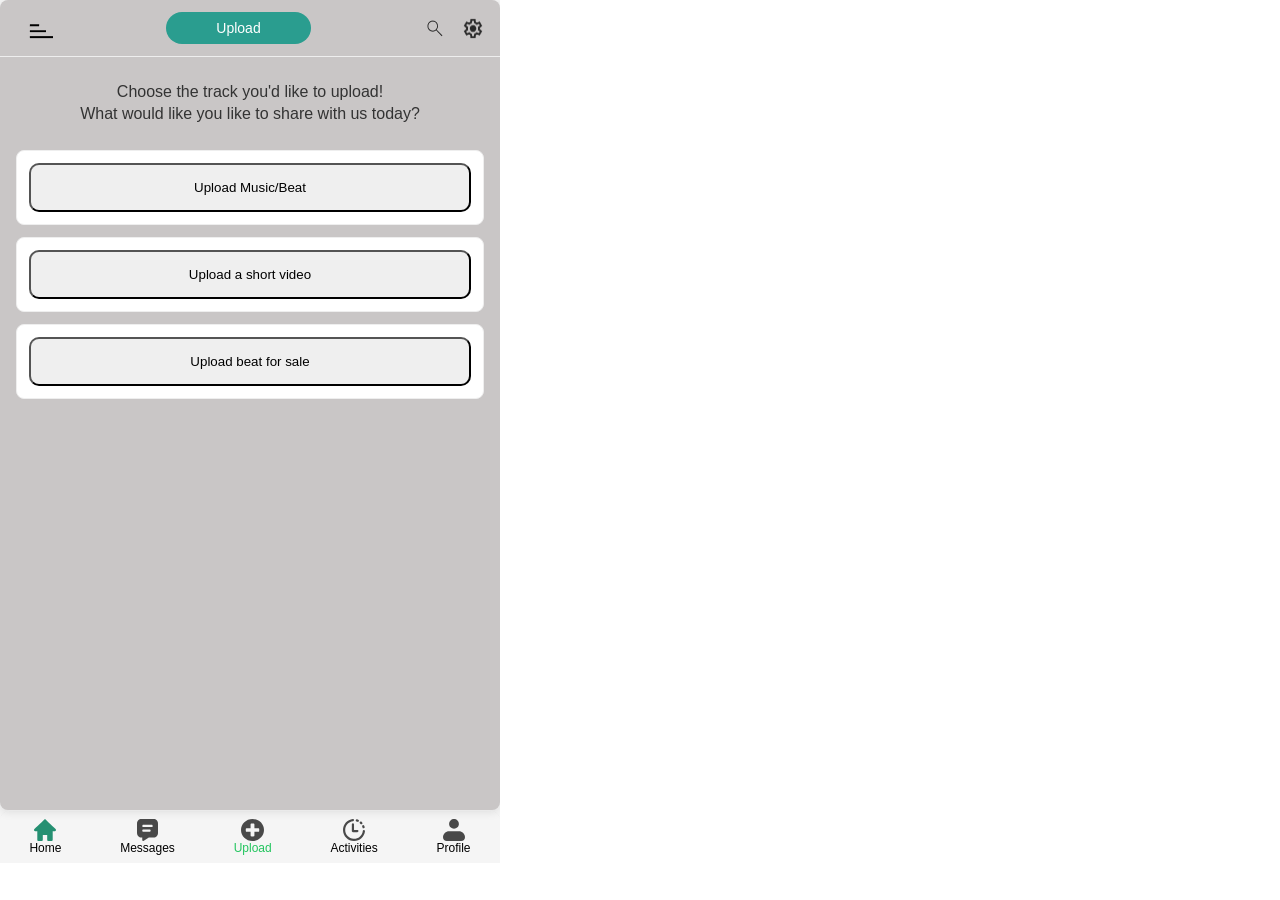
<file: message-upload/uploadindex.html>
<!DOCTYPE html>
<html lang="en">
<head>
    <meta charset="UTF-8">
    <meta name="viewport" content="width=device-width, initial-scale=1.0">
    <title> Upload-Zumm </title>
    <style>
        * {
            margin: 0;
            padding: 0;
            box-sizing: border-box;
            font-family: -apple-system, BlinkMacSystemFont, 'Segoe UI', Roboto, Oxygen, Ubuntu, Cantarell, 'Open Sans', 'Helvetica Neue', sans-serif;
        }
        
        body {
            min-height: 100vh;
        }
        
        .container {
            background-color: #f5f5f5;
            width: 100%;
            max-width: 500px;
            overflow: hidden;
        }
        .containerwrapper{
            height: 90vh;
            background-color: rgb(201, 198, 198);
            border-radius: 8px;
            box-shadow: 0 2px 10px rgba(0, 0, 0, 0.1);
        }
        
        .header {
            display: flex;
            justify-content: space-between;
            align-items: center;
            padding: 12px 16px;
            border-bottom: 1px solid #eee;
        }
        
        .menu-icon {
            width: 24px;
            cursor: pointer;
        }
        
        .search-settings {
            display: flex;
            gap: 16px;
        }
        
        .icon {
            width: 24px;
            cursor: pointer;
        }
        
        .upload-btn {
            background-color: #2a9d8f;
            color: white;
            padding: 8px 50px;
            border-radius: 20px;
            border: none;
            font-size: 14px;
            cursor: pointer;
        }
        
        .content {
            padding: 24px 16px;
            text-align: center;
        }
        .content button {
            border-radius: 10px;
            width: 100%;
            padding: 15px 20px;
        }
        
        .title {
            font-size: 16px;
            margin-bottom: 24px;
            color: #333;
            line-height: 1.4;
        }
        
        .upload-option {
            background-color: white;
            border: 1px solid #eee;
            border-radius: 8px;
            padding: 12px;
            margin-bottom: 12px;
            text-align: left;
            cursor: pointer;
            font-size: 14px;
            color: #555;
        }
        .bottom-nav {
            border-radius: 10px;
            padding-top: 1em;
            display: flex;
            justify-content: space-around;
            padding: 8px 0;
            border-top: 1px solid #eaeaea;
         }
         .nav-item {
      display: flex;
      flex-direction: column;
      align-items: center;
      font-size: 12px;
    }
    
    .nav-item.active {
      color: #22c55e;
    }
    
    .nav-icon {
      margin-bottom: -6px;
      font-size: 24px;
    }
    
    .nav-text {
      font-size: 12px;
    }
    </style>
</head>
<body>
    <div class="container">
        <div class="containerwrapper">
            <div class="header">
               <img src="./icons/menu-icon.png" alt="">
                
                <button class="upload-btn">Upload</button>
                
                <div class="search-settings">
                  <img src="./icons/search-icon.png" alt="">
                    
                    <img src="./icons/settings-icon.png" alt="">
                </div>
            </div>
            
            <div class="content">
                <div class="title">
                    Choose the track you'd like to upload!<br>
                    What would like you like to share with us today?
                </div>
                
                <div class="upload-option"><a href="./uploadbeat.html"><button>Upload Music/Beat</button></a></div>
                <div class="upload-option"><a href="uploadvideo.html"><button>Upload a short video</button></a></div>
                <div class="upload-option"><a href="upload4sale.html"><button>Upload beat for sale</button> </a></div>
        </div>
   
    </div>
         
    <div class="bottom-nav">
        <div class="nav-item">
          <div class="nav-icon">
           <img src="./icons/home.svg" alt="">
          </div>
          <div class="nav-text">Home</div>
        </div>
        <div class="nav-item">
          <div class="nav-icon">
            <img src="./icons/message.svg" alt="">
          </div>
          <div class="nav-text">Messages</div>
        </div>
        <div class="nav-item active">
          <div class="nav-icon">
            <img src="./icons/upload.svg" alt="">
          </div>
          <div class="nav-text active">Upload</div>
        </div>
        <div class="nav-item">
          <div class="nav-icon">
           <img src="./icons/activities.svg" alt="">
          </div>
          <div class="nav-text">Activities</div>
        </div>
        <div class="nav-item">
          <div class="nav-icon">
            <img src="./icons/profile.svg" alt="">
          </div>
          <div class="nav-text">Profile</div>
        </div>
    
    </div>
</body>
</html>
</file>
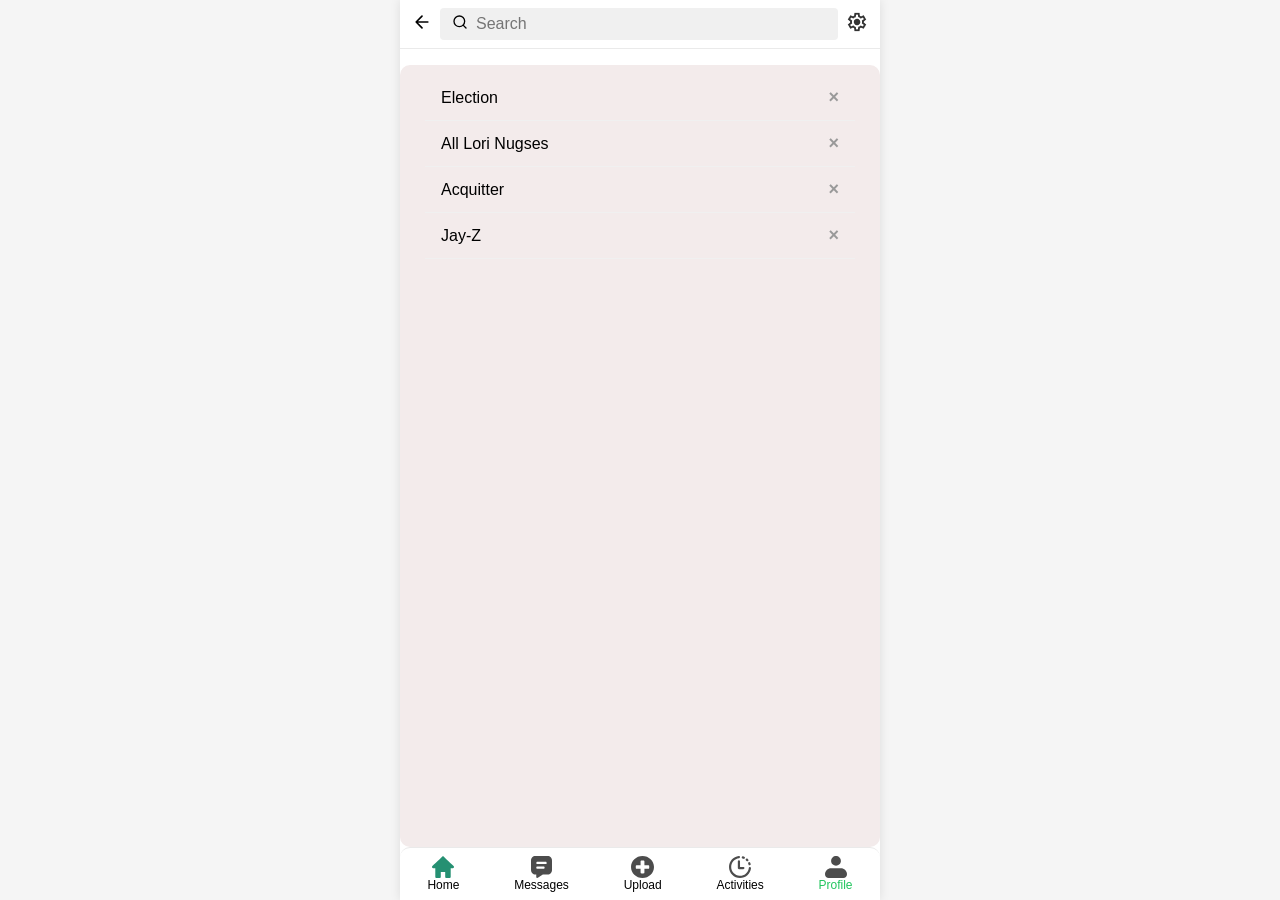
<file: search-zumm/search-zumm.html>
<!DOCTYPE html>
<html lang="en">
<head>
  <meta charset="UTF-8">
  <meta name="viewport" content="width=device-width, initial-scale=1.0">
  <title> Search </title>
  <style>
    * {
      margin: 0;
      padding: 0;
      box-sizing: border-box;
      font-family: -apple-system, BlinkMacSystemFont, 'Segoe UI', Roboto, Oxygen, Ubuntu, Cantarell, 'Open Sans', 'Helvetica Neue', sans-serif;
    }
    
    body {
      background-color: #f5f5f5;
    }
    
    .container {
      max-width: 480px;
      margin: 0 auto;
      height: 100vh;
      display: flex;
      flex-direction: column;
      background-color: white;
      box-shadow: 0 0 10px rgba(0, 0, 0, 0.1);
    }
    
    .search-header {
      display: flex;
      align-items: center;
      padding: 8px 12px;
      border-bottom: 1px solid #eaeaea;
    }
    
    .search-bar {
      flex: 1;
      display: flex;
      align-items: center;
      background-color: #f0f0f0;
      border-radius: 4px;
      padding: 6px 12px;
      margin: 0 8px;
    }
    
    .search-bar input {
      border: none;
      outline: none;
      background: transparent;
      flex: 1;
      margin-left: 8px;
      font-size: 16px;
      border-radius: 30px;

    }
    
    .search-bar .clear-button {
      background: none;
      border: none;
      font-size: 20px;
      cursor: pointer;
      color: #999;
    }
    
    .back-button, .settings-button {
      background: none;
      border: none;
      cursor: pointer;
      color: #333;
      font-size: 20px;
    }
    .body-container {
      /* padding-top: 1.5em; */
      /* border-radius: 10px; */
      /* background-color: red; */
      /* height: 80vh; */
    }
    
    .search-results {
      height: 100vh;
      margin-top: 1em;
      background-color: #f3ebeb;
      flex: 1;
      border-radius: 10px;
      padding: 10px 25px;
      overflow-y: auto;
    }
    
    .search-item {
      display: flex;
      justify-content: space-between;
      align-items: center;
      padding: 12px 16px;
      border-bottom: 1px solid #f0f0f0;
    }
    
    .search-item .remove-button {
      border: none;
      background: none;
      font-size: 18px;
      font-weight: bold;
      color: #999;
      cursor: pointer;
    }
    
    .bottom-nav {
      border-radius: 10px;
      padding-top: 1em;
      display: flex;
      justify-content: space-around;
      padding: 8px 0;
      border-top: 1px solid #eaeaea;
    }
    
    .nav-item {
      display: flex;
      flex-direction: column;
      align-items: center;
      font-size: 12px;
    }
    
    .nav-item.active {
      color: #22c55e;
    }
    
    .nav-icon {
      margin-bottom: -6px;
      font-size: 24px;
    }
    
    .nav-text {
      font-size: 12px;
    }
  </style>
</head>
<body>
  <div class="container">
    <!-- Search Header -->
    <div class="search-header">
      <button class="back-button"><a href="javaScript:history.back()" style="text-decoration: none; color: black">
        <svg width="20" height="20" viewBox="0 0 24 24" fill="none" stroke="currentColor" stroke-width="2" stroke-linecap="round" stroke-linejoin="round">
          <path d="M19 12H5M12 19l-7-7 7-7"></path>
        </svg>
      </button>
      <div class="search-bar">
        <svg width="16" height="16" viewBox="0 0 24 24" fill="none" stroke="currentColor" stroke-width="2" stroke-linecap="round" stroke-linejoin="round">
          <circle cx="11" cy="11" r="8"></circle>
          <line x1="21" y1="21" x2="16.65" y2="16.65"></line>
        </svg></a>
        <input type="text" id="search-input" placeholder="Search">
        <button class="clear-button" id="clear-input" style="display: none;">×</button>
      </div>
      <button class="settings-button">
       <a href="../LabelSettings/index.html" style="text-decoration: none; color: black"><img src="./icons/settings-icon.png" alt=""></a>
      </button>
    </div>
    
        <!-- Search Results -->
    <div class="search-results" id="search-results">
      <!-- Search items will be added here by JavaScript -->
    </div>
    
    <!-- Bottom Navigation -->
    <div class="bottom-nav">
      <div class="nav-item">
        <div class="nav-icon">
         <img src="./icons/home.svg" alt="">
        </div>
        <div class="nav-text">Home</div>
      </div>
      <div class="nav-item">
        <div class="nav-icon">
          <img src="./icons/message.svg" alt="">
        </div>
        <div class="nav-text">Messages</div>
      </div>
      <div class="nav-item">
        <div class="nav-icon">
          <img src="./icons/upload.svg" alt="">
        </div>
        <div class="nav-text">Upload</div>
      </div>
      <div class="nav-item">
        <div class="nav-icon">
         <img src="./icons/activities.svg" alt="">
        </div>
        <div class="nav-text">Activities</div>
      </div>
      <div class="nav-item active">
        <div class="nav-icon">
          <img src="./icons/profile.svg" alt="">
        </div>
        <div class="nav-text">Profile</div>
      </div>
    
    </div>
  
  </div>

  <script>
    // Initial data
    const recentSearches = [
      'Election',
      'All Lori Nugses', 
      'Acquitter',
      'Jay-Z'
    ];
    
    // DOM elements
    const searchInput = document.getElementById('search-input');
    const clearButton = document.getElementById('clear-input');
    const searchResults = document.getElementById('search-results');
    
    // Function to render search items
    function renderSearchItems() {
      searchResults.innerHTML = '';
      recentSearches.forEach((search, index) => {
        const item = document.createElement('div');
        item.className = 'search-item';
        item.innerHTML = `
          <span>${search}</span>
          <button class="remove-button" data-index="${index}">×</button>
        `;
        searchResults.appendChild(item);
      });
      
      // Add event listeners to remove buttons
      document.querySelectorAll('.remove-button').forEach(button => {
        button.addEventListener('click', function() {
          const index = parseInt(this.getAttribute('data-index'));
          removeSearchItem(index);
        });
      });
    }
    
    // Function to remove a search item
    function removeSearchItem(index) {
      recentSearches.splice(index, 1);
      renderSearchItems();
    }
    
    // Event listener for search input
    searchInput.addEventListener('input', function() {
      clearButton.style.display = this.value ? 'block' : 'none';
    });
    
    // Event listener for clear button
    clearButton.addEventListener('click', function() {
      searchInput.value = '';
      clearButton.style.display = 'none';
      searchInput.focus();
    });
    
    // Initialize the UI
    renderSearchItems();
  </script>
</body>
</html>
</file>
<file: getstarted/assets/css/styles.css>
body {
    font-family: Arial, sans-serif;
    margin: 0;
    padding: 0;
    text-align: center;
    
    color: black;
}

.header {
    padding: 20px;
    background-color: #6FA1E0;
}

.logo img {
    width: 100px;
}

.container {
    padding: 20px;
    background: linear-gradient(to bottom, #87CEFA, #2E8B57);
}

h1 {
    font-size: 24px;
    font-weight: bold;
}

p {
    font-size: 16px;
    margin-bottom: 20px;
}

.options {
    display: flex;
    flex-direction: column;
    gap: 20px;
    align-items: center;
}

.option {
    width: 80%;
    max-width: 400px;
    padding: 30px;
    background-color: white;
    border-radius: 10px;
    font-size: 18px;
    font-weight: bold;
    text-align: center;
    cursor: pointer;
    box-shadow: 2px 2px 10px rgba(0, 0, 0, 0.2);
    opacity: 0;
    transform: translateY(50px);
    transition: opacity 0.8s ease-out, transform 0.8s ease-out;
}

.option:hover {
    background-color: #f1f1f1;
}


footer {
    background-color: #ffffff;
    padding: 15px 10px;
    box-shadow: 0 -2px 5px rgba(0, 0, 0, 0.1);
}

.footer-container {
    display: flex;
    flex-direction: column;
    align-items: center;
    text-align: center;
}

.footer-logo {
    display: flex;
    font-size: 10px;
    font-weight: bold;
    color: #000;
    margin-bottom: 10px;
}

.footer-logo img {
    width: 35px;
    margin-right: 8px;
}

.footer-links {
    display: flex;
    justify-content: space-between;
    width: 100%;
    max-width: 600px;
    text-align: left;
}

.footer-column {
    flex: 1;
}

.footer-column h3 {
    font-size: 14px;
    margin-bottom: 6px;
    color: #000;
    font-weight: bold;
}

.footer-column ul {
    list-style: none;
    padding: 0;
    margin: 0;
}

.footer-column ul li {
    margin-bottom: 5px;
}

.footer-column ul li a {
    text-decoration: none;
    color: #333;
    font-size: 12px;
}

.footer-column ul li a:hover {
    color: #007bff;
}

.footer-bottom {
    display: flex;
    flex-direction: column;
    text-align: center;
    font-size: 12px;
    color: #555;
    margin-top: 10px;
    border-top: 1px solid #ddd;
    padding-top: 8px;
}

.footer-policy {
    display: flex;
    justify-content: center;
    gap: 15px;
    margin-top: 5px;
}

.footer-policy a {
    text-decoration: none;
    color: #333;
    font-size: 12px;
}

.footer-policy a:hover {
    color: #007bff;
}


/* Scroll Animation */
.fade-in {
    opacity: 0;
    transform: translateY(50px);
    transition: opacity 0.8s ease-out, transform 0.8s ease-out;
}

.show {
    opacity: 1 !important;
    transform: translateY(0) !important;
}
</file>
<file: getstarted/assets/css/style.css>
.loading-screen {
    position: fixed;
    top: 0;
    left: 0;
    width: 100%;
    height: 100%;
    z-index: 1000;
    display: flex;
    justify-content: center;
    align-items: center;
    flex-direction: column;
    background-color: #2a2727;
}

.loading-animation {
    position: absolute;
    top: 0;
    left: 0;
    width: 100%;
}

.progress-bar {
    width: 100%;
    height: 5px;
    background-color: #269072; /* blue */
}

.progress {
    width: 100%;
    height: 5px;
    background-color: #fff; /* red */
    animation: progress 5s linear forwards;
}

@keyframes progress {
    0% {
        width: 100%;
    }
    100% {
        width: 0%;
    }
}

.loading-image {
    width: 50%;
    height: auto;
    margin-top: 50px;
}

.page-content {
    display: none;
}
</file>
<file: LabelSettings/style.css>
body {
  font-family: sans-serif;
  margin: 0;
  background-color: #f0f0f0;
}

.container {
  max-width: 500px;
  margin: 0 auto;
  padding: 20px;
}

header {
  padding: 10px 0;
  box-shadow: 0 2px 4px rgba(0, 0, 0, 0.1);
}

 .header-content {
  display: flex;
  justify-content: space-between;
  align-items: center;
  padding: 0 20px;
  position: relative;
}

 .header-content h1 {
  font-size: 1.2em;
  font-weight: normal;
  position: absolute;
  left: 50%;
  transform: translateX(-50%);
  background-color: #2E8B57;
  color: white;
  padding: 5px 10px;
  border-radius: 20px;
}

.profile-info {
  background-color: #fff;
  margin-top: 20px;
  padding: 20px;
  border-radius: 8px;
  box-shadow: 0 2px 4px rgba(0, 0, 0, 0.1);
  position: relative;
}

.profile-header {
  text-align: center;
  margin-bottom: 20px;
  position: absolute;
  top: 70px;
  left: 50%;
  transform: translateX(-50%);
}

.profile-header img {
  width: 100px;
  height: 100px;
  border-radius: 50%;
  object-fit: cover;
  border: 5px solid white;
}

 .profile-header .camera-icon {
  position: absolute;
  bottom: 10px;
  right: 10px;
  background-color: rgba(0,0,0,0.5);
  color: white;
  border-radius: 50%;
  padding: 3px;
 }

.form-group {
  margin-bottom: 15px;
}

.form-group label {
  display: block;
  font-size: 0.9em;
  color: #555;
  margin-bottom: 5px;
}

.form-group input,
.form-group textarea {
  width: 100%;
  padding: 8px;
  border: none;
  border-bottom: 1px solid #ddd;
  border-radius: 0;
  font-size: 1em;
  color: #888;
}

#bio {
  resize: none;
  /* height: 50px; */
}

 .buttons {
  margin-top: 20px;
  padding: 0 20px;
  text-align: center;
  margin-bottom: 50px;
}

.form-group textarea {
  resize: vertical;
  height: 100px;
}

 .buttons {
  margin-top: 20px;
  padding: 0 20px;
  text-align: center;
  margin-bottom: 50px;
}

.buttons button {
  cursor: pointer;
  border: none;
  padding: 10px 20px;
  border-radius: 20px;
  margin-right: 10px;
  font-size: 1em; 
  width: 40%;
}

 .buttons .cancel {
  background-color: #fff;
  color: #2e8b57;
  border: none;
  border-radius: 20px;
  margin-right: 10px;
  padding: 15px 30px;
}

 .buttons .save {
  background-color: #2E8B57;
  color: white;
  border-radius: 20px;
  padding: 15px 30px;
  border: none;
 }

/* Mobile Styles */
@media (max-width: 600px) {
  .container {
    padding: 10px;
  }

  .header-content {
    padding: 0 10px;
  }

  .buttons {
    flex-direction: column;
  }

  .buttons button {
    margin-bottom: 10px;
  }
}

.profile-background {
  height: 150px;
  overflow: hidden;
  border-radius: 8px 8px 0 0;
  position: relative;
  margin-bottom: 50px;
}

nav.bottom-nav {
  background-color: #fff;
  position: fixed;
  bottom: 0;
  left: 0;
  width: 100%;
  display: flex;
  justify-content: space-around;
  align-items: center;
  padding: 10px 0;
  box-shadow: 0 -2px 4px rgba(0, 0, 0, 0.1);
  color: #555;
}

nav.bottom-nav .nav-item {
  display: flex;
  flex-direction: column;
  align-items: center;
  color: #555;
  text-decoration: none;
}

 nav.bottom-nav .nav-item img {
  width: 25px;
  height: 25px;
  margin-bottom: 5px;
  filter: grayscale(100%);
 }

nav.bottom-nav .nav-item span {
  font-size: 0.7em;
}

section {
    display: none;
}

section.active {
    display: block;
}

#settings-section {
  position: fixed;
  top: 0;
  left: 0;
  width: 100%;
  height: 100%;
  background-color: #fff;
  z-index: 1000;
  padding: 20px;
  box-sizing: border-box;
}

#settings-section h2 {
  font-size: 1.5em;
  margin-bottom: 20px;
  text-align: left;
}

#settings-section ul {
  list-style: none;
  padding: 0;
  margin: 0;
  width: 80%;
  margin: 0 auto;
  text-align: left;
}

#settings-section li {
  padding: 10px 0;
  border-bottom: 1px solid #ddd;
  display: flex;
  justify-content: space-between;
}

#settings-section button {
  background-color: #2E8B57;
  color: white;
  border: none;
  border-radius: 20px;
  padding: 10px 30px;
  margin-top: 20px;
  width: 50%;
  margin: 20px auto;
  display: block;
}
</file>
